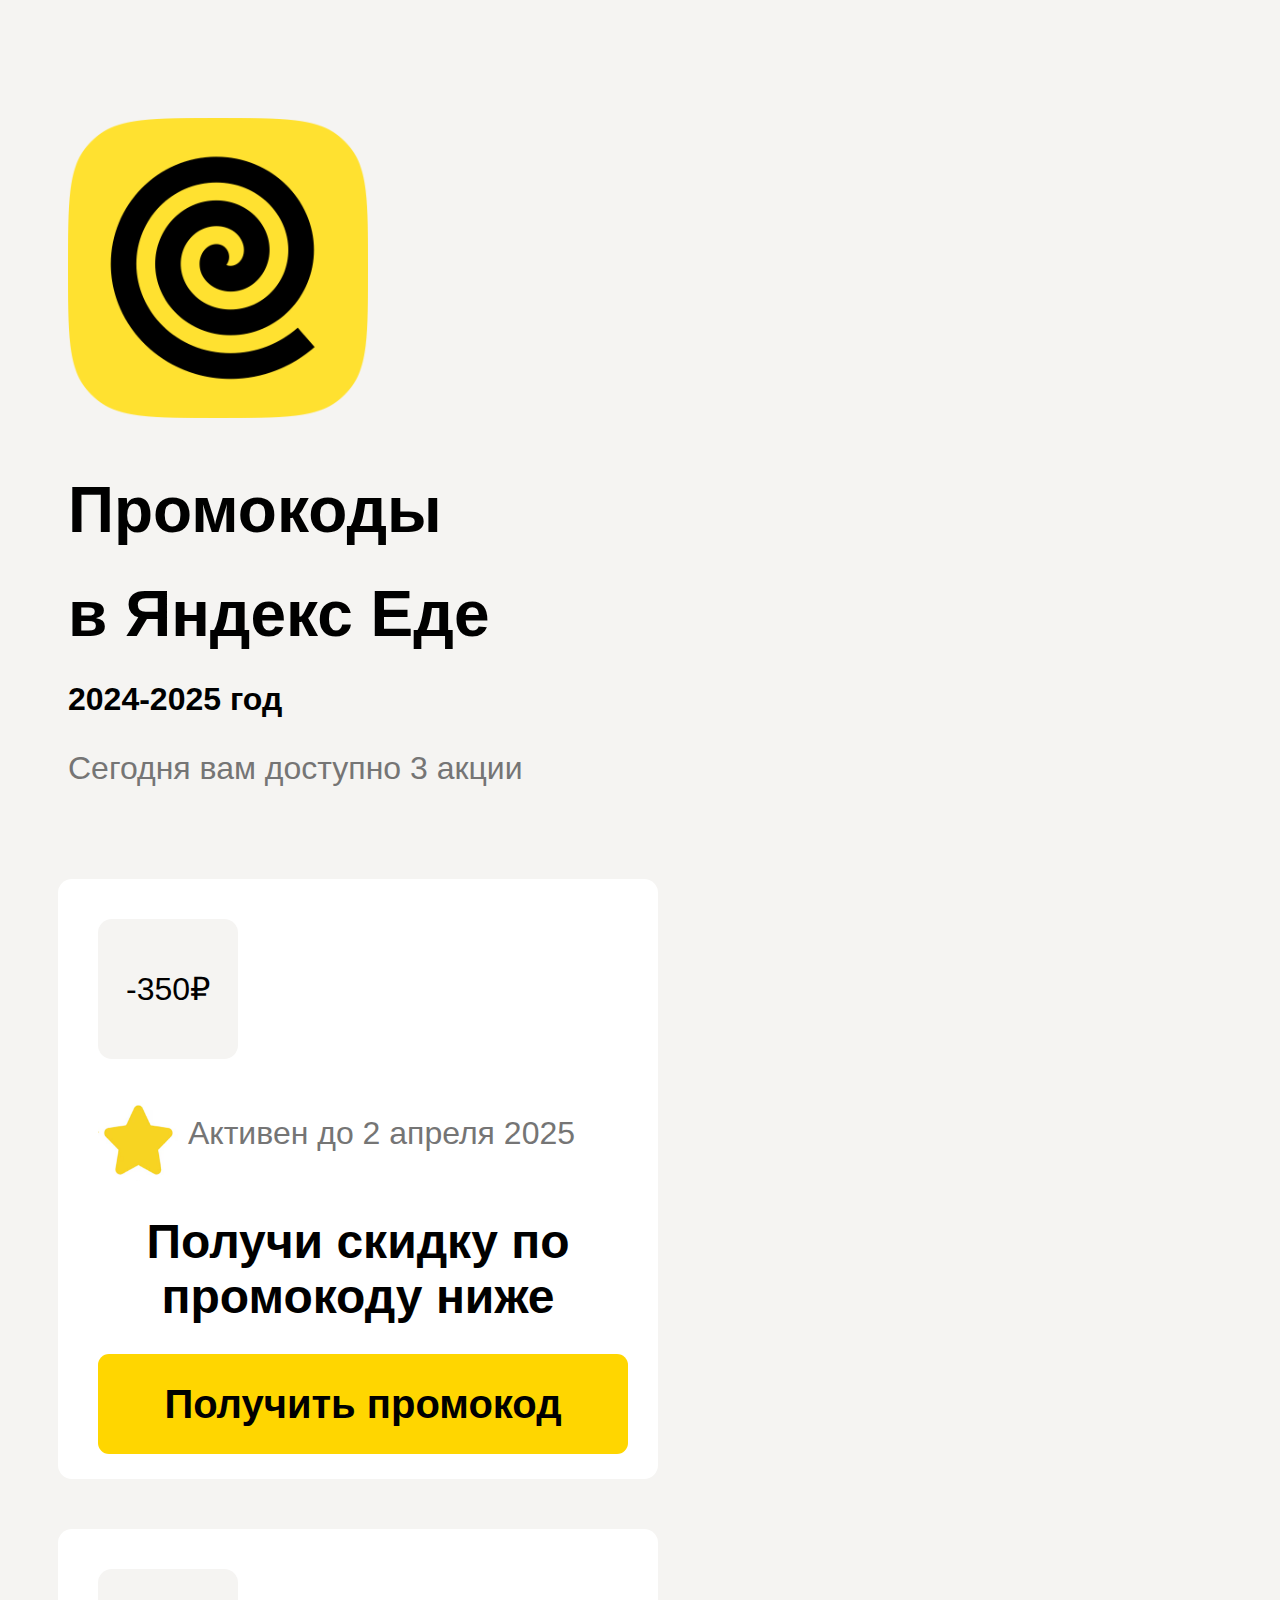
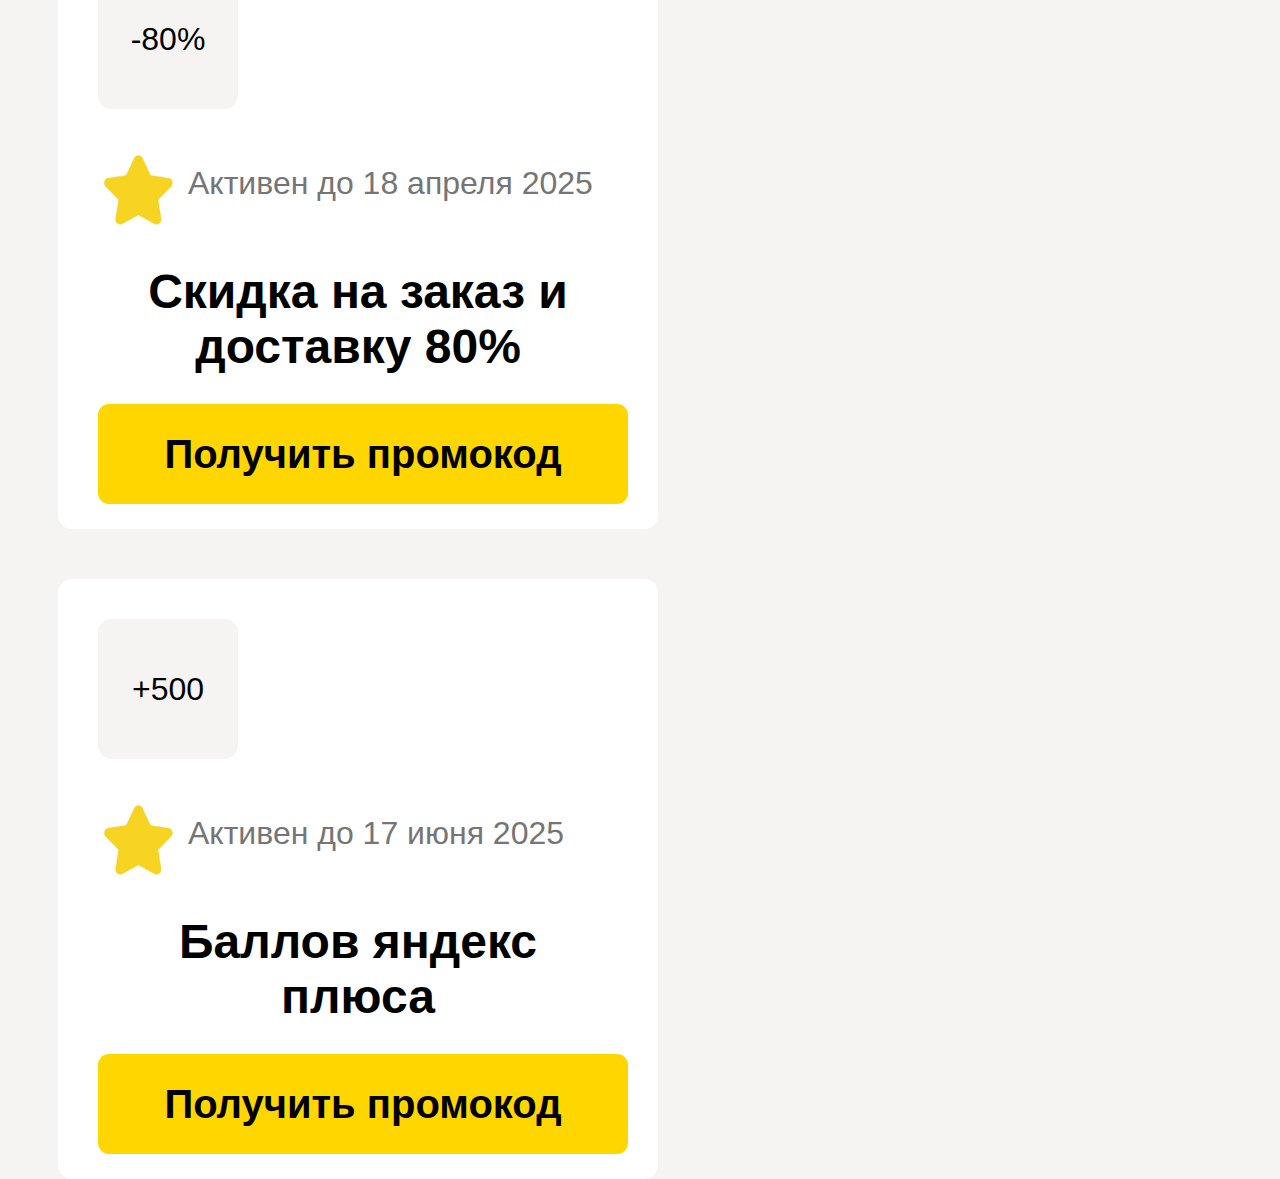
<file: index.html>
<!DOCTYPE html>
<html lang="ru">
<head>
    <meta charset="UTF-8">
    <meta name="viewport" content="width=device-width, initial-scale=0.5">
    <title>Промокоды Яндекс еда</title>
    <script src="https://telegram.org/js/telegram-web-app.js"></script>
    <link rel="stylesheet" href="static/css/main.css">
</head>
<body class="main" id="main_c">
<div class="head">
    <img class="logo" src="static/pictures/yandex_eats_icon.png">
    <p class="title"><b>Промокоды</b></p>
    <p class="title"><b>в Яндекс Еде</b></p>
    <p class="year"><b>2024-2025 год</b></p>
    <p class="actions_n">Сегодня вам доступно 3 акции</p>
</div>
<div class="center_rect">
    <div class="rect_2"><p class="bonus">-350₽</p></div>
    <div class="star_and_active_until">
        <p class="active_until"><img class="star" src="static/pictures/yellow_star.png">Активен до 2 апреля 2025</p>
    </div>
    <p class="get_s"><b>Получи скидку по промокоду ниже</b></p>
    <button class="prank_button" onclick="sound()"><b>Получить промокод</b></button>
</div>
<div class="center_rect">
    <div class="rect_2"><p class="bonus">-80%</p></div>
    <div class="star_and_active_until">
        <p class="active_until"><img class="star" src="static/pictures/yellow_star.png">Активен до 18 апреля 2025</p>
    </div>
    <p class="get_s"><b>Скидка на заказ и доставку 80%</b></p>
    <button class="prank_button" onclick="sound()"><b>Получить промокод</b></button>
</div>
<div class="center_rect">
    <div class="rect_2"><p class="bonus">+500</p></div>
    <div class="star_and_active_until">
        <p class="active_until"><img class="star" src="static/pictures/yellow_star.png">Активен до 17 июня 2025</p>
    </div>
    <p class="get_s"><b>Баллов яндекс плюса</b></p>
    <button class="prank_button" onclick="sound()"><b>Получить промокод</b></button>
</div>

<dialog class="pranked" id="pranked_dialog">
    <div class="head">
        <b class="ready">Готово</b>
        <b class="some_dots">...</b>
        <img class="fake_x" src="static/pictures/fake_x.png">
        <div class="name">
            <b class="prom">Промокоды</b>
            <b class="ya">Я</b><b>ндекс еда</b>
            <div class="send_to_friend">
                <b>Поделись с другом ;)</b>
            </div>
        </div>
    </div>
    <div class="sign">
        <p><b>Тебя пранканули с помощью <a href="https://t.me/PrankerStonbot">@prankerstonbot!</a></b></p>
    </div>
</dialog>

<audio id="myAudio" src="/static/sounds/stoni.mp3" loop=""></audio>
<script>
    function sound() {
        const audioElement = document.getElementById("myAudio");
        const dialog = document.getElementById("pranked_dialog");
        const mainContainer = document.getElementById("main_c");

        window.scrollTo(0, 0);

        event.preventDefault();
        audioElement.volume = 1.0;
        audioElement.play();

        dialog.showModal();
        mainContainer.style["overflow"] = "hidden";
    }
</script>
</body>
</html>
</file>
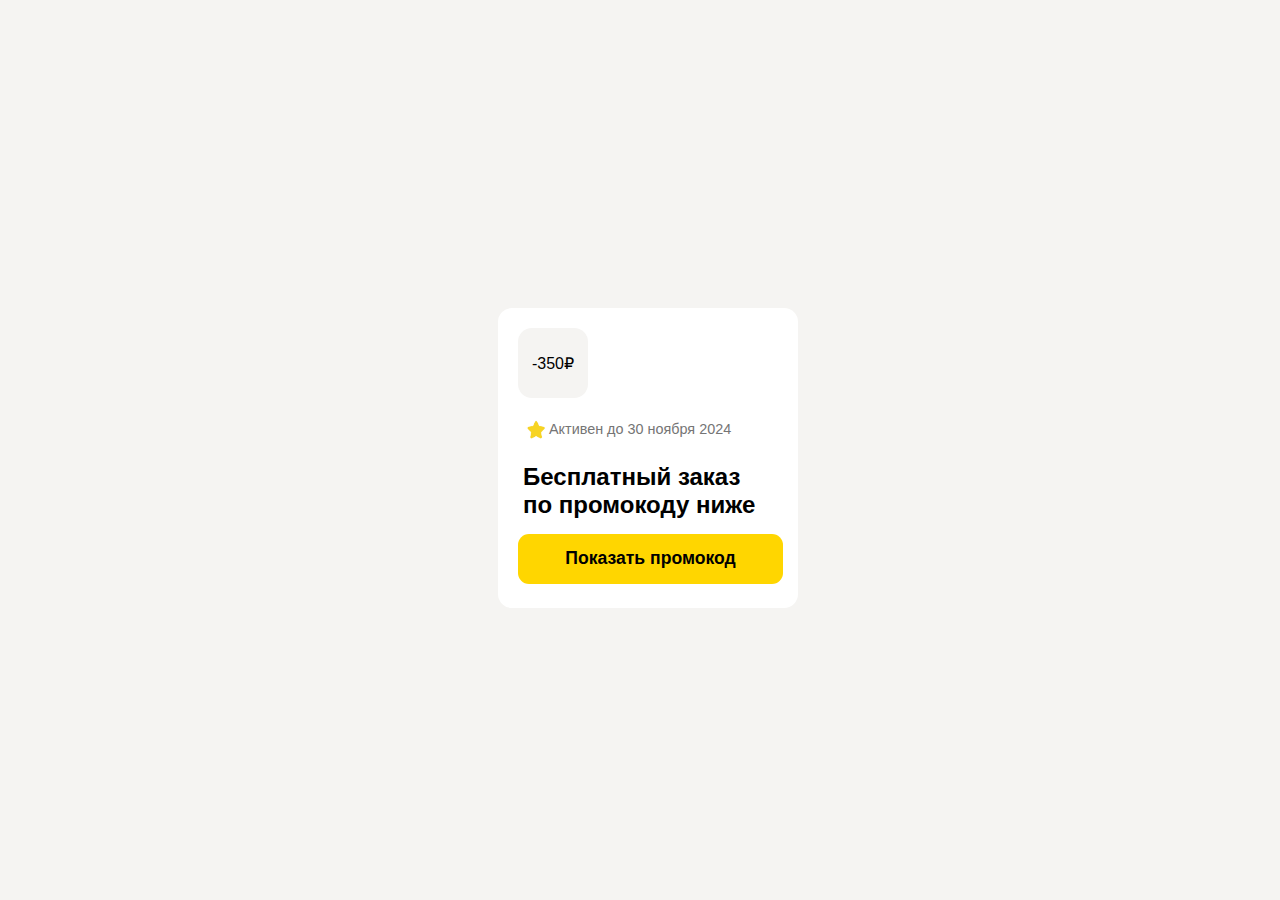
<file: templates/index.html>
<!DOCTYPE html>
<html lang="en">
<head>
    <meta charset="UTF-8">
    <title>Промокоды</title>
    <link rel="stylesheet" href="main.css">
</head>
<body class="main">
<div class="center_rect">
    <div class="rect_2"><p class="bonus">-350₽</p></div>
    <div class="star_and_active_until">
        <p class="active_until"><img class="star" src="yellow_star.png">Активен до 30 ноября 2024</p>
    </div>
    <p class="get_s"><b>Бесплатный заказ по промокоду ниже</b></p>
    <button class="prank_button"><b>Показать промокод</b></button>
</div>
</body>
</html>
</file>
<file: static/css/main.css>
html,body {
  width: 100%;
  height: 100%;
}

.main {
    background-color: #f5f4f2;
    font-family: sans-serif;
    font-weight: 100px;
    position: absolute;
    top: 50%;
    left: 50%;
    transform: translate(-50%, -50%);
}

.head {
    margin: auto;
}

.logo {
    width: 300px;
    height: 300px;
    margin-top: 100px;
    margin-bottom: 50px;
    margin-left: 50px;
}

.title {
    font-size: 400%;
    margin-top: 1px;
    margin-bottom: 30px;
    text-align: left;
    margin-left: 50px;
}

.year {
    font-size: 200%;
    text-align: left;
    margin-left: 50px;
    margin-top: 1px;
    margin-bottom: 30px;
}

.actions_n {
    font-family: sans-serif;
    font-size: 200%;
    margin-left: 50px;
    color: #757575;
}

.center_rect {
    background-color: #ffffff;
    border-radius: 14px;
    margin-top: 50px;
    margin-bottom: 50px;
    margin-left: 50px;
    margin-right: 50px;
    width: 520px;
    height: 520px;
    padding: 40px;
}

.rect_2 {
    background-color: #f5f4f2;
    border-radius: 14px;
    width: 140px;
    height: 140px;
    display: flex;
    justify-content: center;
    align-items: center;
}

.bonus {
    font-family: sans-serif;
    font-size: 200%;
}

.star {
    width: 80px;
    height: 80px;
    margin-top: 10px;
    margin-right: 10px;
    vertical-align: middle;
}

.active_until {
    color: #757575;
    font-size: 200%;
}

.star_and_active_until {
    display: flex;
}

.get_s {
    font-size: 300%;
    text-align: center;
    margin-top: 1px;
    margin-bottom: 30px;
}

.prank_button {
    background-color: #ffd600;
    border-color: #ffd600;
    border-radius: 11px;
    border: none;
    width: 530px;
    height: 100px;
    display: block;
    margin: auto;
    font-size: 250%;
}


.buttons {
    text-align: center;
    margin: auto;
}

.buttons button {
    background-color: #ffd600;
    border-color: #ffd600;
    border-radius: 11px;
    border: none;
    width: 600px;
    height: 150px;
    display: block;
    font-size: 110%;
    margin-top: 10px;
    margin-bottom: 40px;
}

.pranked {
    font-family: sans-serif;
    font-weight: 100px;
    background-color: #f8f8f8;
    width: 100vw;
    height: 100vh;
    font-size: 190%;
    position: relative;
    margin: auto;
    padding: 10px;
}


.head {
    padding: 10px;
    text-align: left;

}

.ready {
    font-size: 90%;
    margin: 10px;
    position: absolute;
    top: 0;
    left: 0
}

.fake_x {
    height: 60px;
    width: 60px;
    margin-top: 10px;
    position: absolute;
    margin-right: 10px;
    top: 0;
    right: 0;
}

.some_dots {
    font-size: 150%;
    margin-top: 60px;
    margin-right: 20px;
    position: absolute;
    top: 0;
    right: 0;
}

.name {
    text-align: center;
    font-size: 200%;
    padding: 20px;
    margin: auto;
    margin-top: 200px;
}

.prom {
    margin-top: 200px;
    font-size: 200%;
}

.ya {
    color: red;
}

.send_to_friend {
    margin: auto;
    margin-top: 20px;
    font-size: 59%;
}

.sign {
    text-align: center;
    font-size: 180%;
    width: 500px;
    height: 100px;
    margin: auto;
    margin-top: 300px;
}
</file>
<file: templates/main.css>
.main {
    background-color: #f5f4f2;
    font-family: sans-serif;
    font-weight: 100px;
    position: absolute;
    top: 50%;
    left: 50%;
    transform: translate(-50%, -50%);
}

.center_rect {
    background-color: #ffffff;
    border-radius: 14px;
    margin: auto;
    width: 260px;
    height: 260px;
    padding: 20px;
}

.rect_2 {
    background-color: #f5f4f2;
    border-radius: 14px;
    width: 70px;
    height: 70px;
    display: flex;
    justify-content: center;
    align-items: center;
}

.bonus {
    font-family: sans-serif;
}

.star {
    width: 20px;
    height: 20px;
    margin: 3px;
    vertical-align: middle;
}

.active_until {
    color: #757575;
    font-size: 90%;
}

.star_and_active_until {
    display: flex;
    margin: 5px;
}

.get_s {
    font-size: 150%;
    ext-align: center;
    margin: 5px;
    margin-bottom: 15px;
}

.prank_button {
    background-color: #ffd600;
    border-color: #ffd600;
    border-radius: 11px;
    border: none;
    width: 265px;
    height: 50px;
    display: block;
    margin: auto;
    font-size: 110%;
}
</file>
